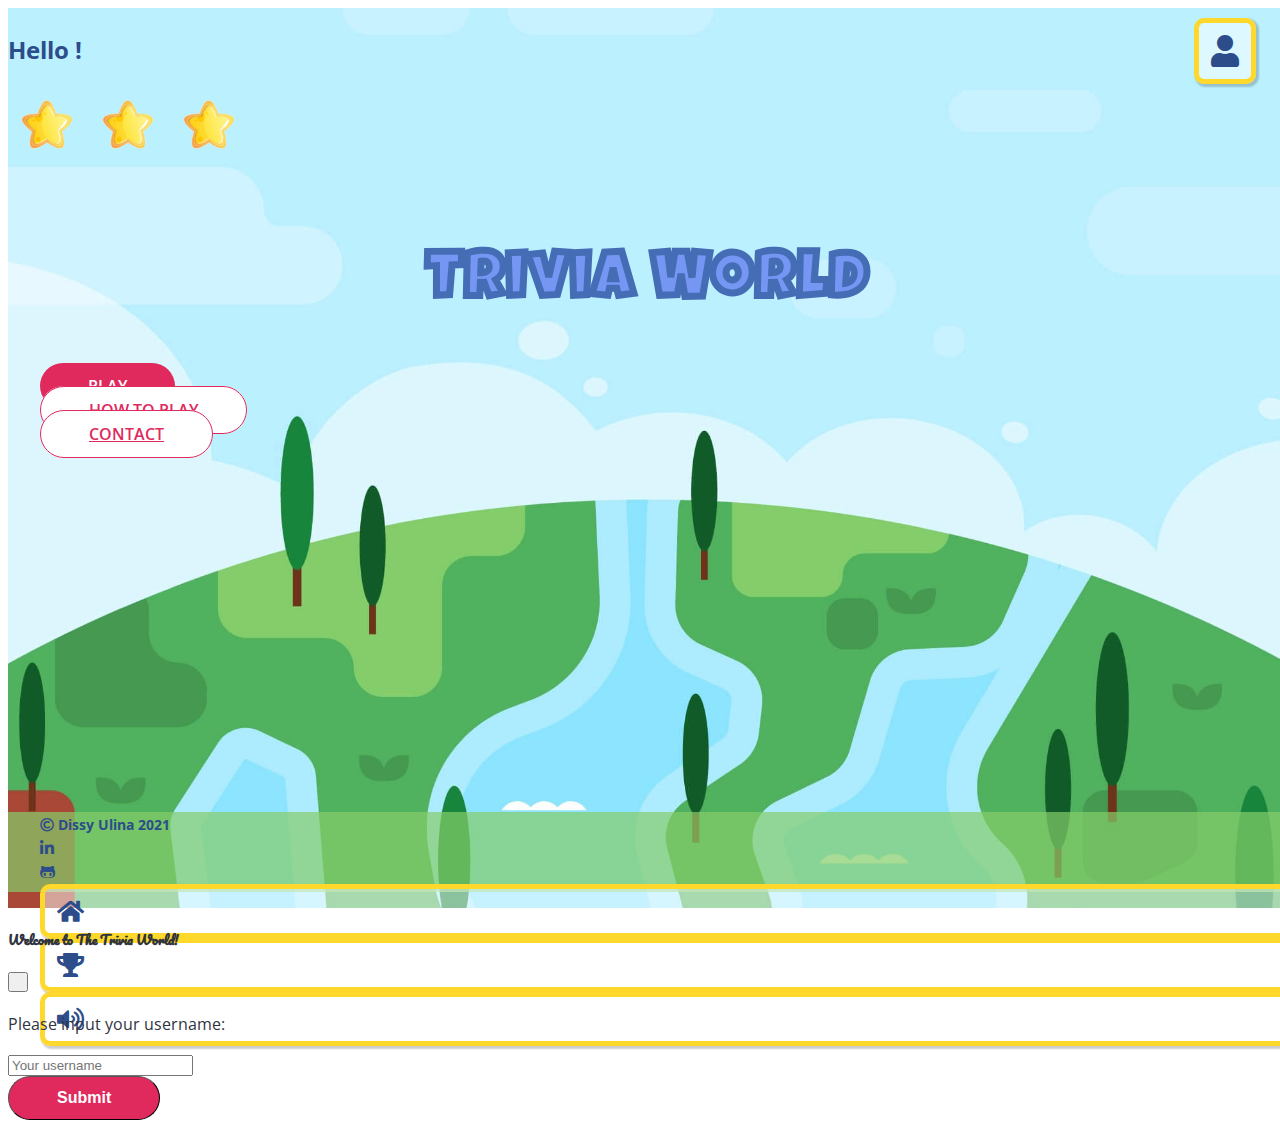
<file: index.html>
<!DOCTYPE html>
<html lang="en">
<head>
    <meta charset="UTF-8">
    <meta name="viewport" content="width=device-width, initial-scale=1.0">
    <meta http-equiv="X-UA-Compatible" content="ie=edge">
    <meta name="description" content="Trivia World is a web-based interactive quiz game on various topics, features a spinning wheel, and stars achievement system. Play and collect your stars!"/>
    <meta name="keywords" content="quiz, trivia, game, interactive, stars, spinning wheel, topics">
    <!--Favicon-->
    <link rel="icon" href="favicon.ico" title="Trivia World Thumbnail Image">
    <!--Bootsrap 5-->
    <link href="https://cdn.jsdelivr.net/npm/bootstrap@5.0.2/dist/css/bootstrap.min.css" rel="stylesheet" integrity="sha384-EVSTQN3/azprG1Anm3QDgpJLIm9Nao0Yz1ztcQTwFspd3yD65VohhpuuCOmLASjC" crossorigin="anonymous">
    <!-- Font Awesome-->
    <link rel="stylesheet" href="https://cdnjs.cloudflare.com/ajax/libs/font-awesome/5.15.3/css/all.min.css">
    <!-- Google Fonts -->
    <link rel="preconnect" href="https://fonts.googleapis.com">
    <link rel="preconnect" href="https://fonts.gstatic.com" crossorigin>
    <link href="https://fonts.googleapis.com/css2?family=Luckiest+Guy&family=Open+Sans:ital,wght@0,300;0,400;0,600;0,700;1,300;1,400;1,600;1,700&family=Pacifico&display=swap" rel="stylesheet">
    <!--CSS -->
    <link rel="stylesheet" href="assets/css/style.css">
    <!--jQuery-->
    <script src="https://code.jquery.com/jquery-3.6.0.js" integrity="sha256-H+K7U5CnXl1h5ywQfKtSj8PCmoN9aaq30gDh27Xc0jk=" crossorigin="anonymous"></script>
    <title>Triva World - Landing Page</title>
</head>

<body>
    <section>
        <div class="hero full-container" title="Earth landscape flat illustration, sourced from Freepik by Freepik">
            <!-- Content -->
            <div class="container-fluid container-header d-flex justify-content-center flex-grow-1">
                <!-- Change Player button -->
                <div class="icon-wrapper icon-login px-1">
                    <div id="btn-player" role="button" aria-label="Change player"><i class="fas fa-user"></i></div>
                </div>
                <div class="content-hero px-4 align-self-center">
                    <!-- Greeting to the last player -->
                    <div class="text-center">
                        <p>Hello <span id="last-player"></span> !</p>
                    </div>
                    <div class="mx-auto px-1 py-2 py-md-4">
                        <div class="star-container d-flex justify-content-center">
                            <img src="assets/images/star.png" class="star align-self-end" alt="Star illustration, sourced from Pngtree">
                            <img src="assets/images/star.png" class="star align-self-start" alt="Star illustration, sourced from Pngtree">
                            <img src="assets/images/star.png" class="star align-self-end" alt="Star illustration, sourced from Pngtree">
                        </div>
                        <!-- Game's title -->
                        <div class="px-1 px-md-4 pt-3 pt-s-4">
                            <h1>Trivia World</h1>
                        </div>
                        <!-- Buttons -->
                        <div>
                            <ul class="d-flex flex-column align-items-center mt-3 mt-sm-4">
                                <li><a class="btn btn-start btn-main" href="wheel.html" role="button">PLAY</a></li>
                                <li><a class="btn btn-start btn-second" href="howtoplay.html" role="button">HOW TO PLAY</a></li>
                                <li><a class="btn btn-start btn-second" href="contact.html" role="button">CONTACT</a></li>
                            </ul>
                        </div>
                    </div>
                </div>
            </div>

            <!-- Footer -->
            <footer>
                <ul class="footer-text text-center d-flex flex-row align-items-center mb-0">
                    <li class="me-2 me-md-4">
                        <span class="footer-copyright"><i class="far fa-copyright"></i> Dissy Ulina 2021</span>
                    </li>
                    <li class="me-2 me-md-4 d-none d-md-inline-flex">
                        <a href="https://www.linkedin.com/in/dissy-ulina-159864208" target="_blank" rel="noopener" aria-label="Open the developer's linkedin page in a new tab">
                            <i class="fab fa-linkedin-in btn-click"></i>
                        </a>
                    </li>
                    <li class="me-2 me-md-4">	
                        <a href="https://github.com/dissyulina/" target="_blank" rel="noopener" aria-label="Open the developer's github page in a new tab">
                            <i class="fab fa-github-alt btn-click"></i>
                        </a>
                    </li>
                    <li class="ms-auto d-flex flex-row justify-content-center">
                        <div class="icon-wrapper me-2 me-md-3">	
                            <a href="index.html" role="button" aria-label="Go to the home page">
                                <i class="fas fa-home"></i>
                            </a>
                        </div>
                        <div class="icon-wrapper">	
                            <a href="achievements.html" role="button" aria-label="Go to the achievement page">
                                <i class="fas fa-trophy"></i>
                            </a>
                        </div>
                        <div class="icon-wrapper ms-2 ms-md-3">	
                            <a role="button" class="toggle-sound" aria-label="Toggle sound on and off">
                                <i class="fas fa-volume-up"></i>
                            </a>
                        </div>
                    </li>
                </ul>
            </footer>
        </div>
    
        <!-- Modal to input username -->
        <div class="modal fade" id="username-modal" data-bs-backdrop="static" data-bs-keyboard="false" tabindex="-1" aria-labelledby="staticBackdropLabel" aria-hidden="true">
            <div class="modal-dialog modal-dialog-centered">
                <div class="modal-content">
                    <div class="modal-header mb-3">
                        <h5 class="modal-title mx-auto" id="staticBackdropLabel">Welcome to The Trivia World!</h5>
                        <button type="button" class="btn-close" data-bs-dismiss="modal" aria-label="Close"></button>
                    </div>
                    <div class="modal-body text-center">
                        <p>Please input your username:</p>
                        <div class="mx-auto">
                            <label for="username" class="col-form-label"></label>
                            <input type="text" placeholder="Your username" aria-label="Username" id="username" aria-describedby="username-help">
                            <br>
                        </div>
                        <div class="d-flex justify-content-center mt-4">
                            <button type="submit" class="btn btn-main btn-sm mt-3" id="submit-username" data-bs-dismiss="modal">Submit</button>
                        </div>
                    </div>
                </div>
            </div>
        </div>
    </section>

    <!-- Bootstrap JS -->
    <script src="https://cdnjs.cloudflare.com/ajax/libs/popper.js/2.9.2/umd/popper.min.js"></script>
    <script src="https://cdnjs.cloudflare.com/ajax/libs/twitter-bootstrap/5.0.1/js/bootstrap.min.js"></script>

    <!-- JS files -->
    <script src="assets/js/sound.js"></script>
    <script src="assets/js/script.js"></script>

</body>
</html>
</file>
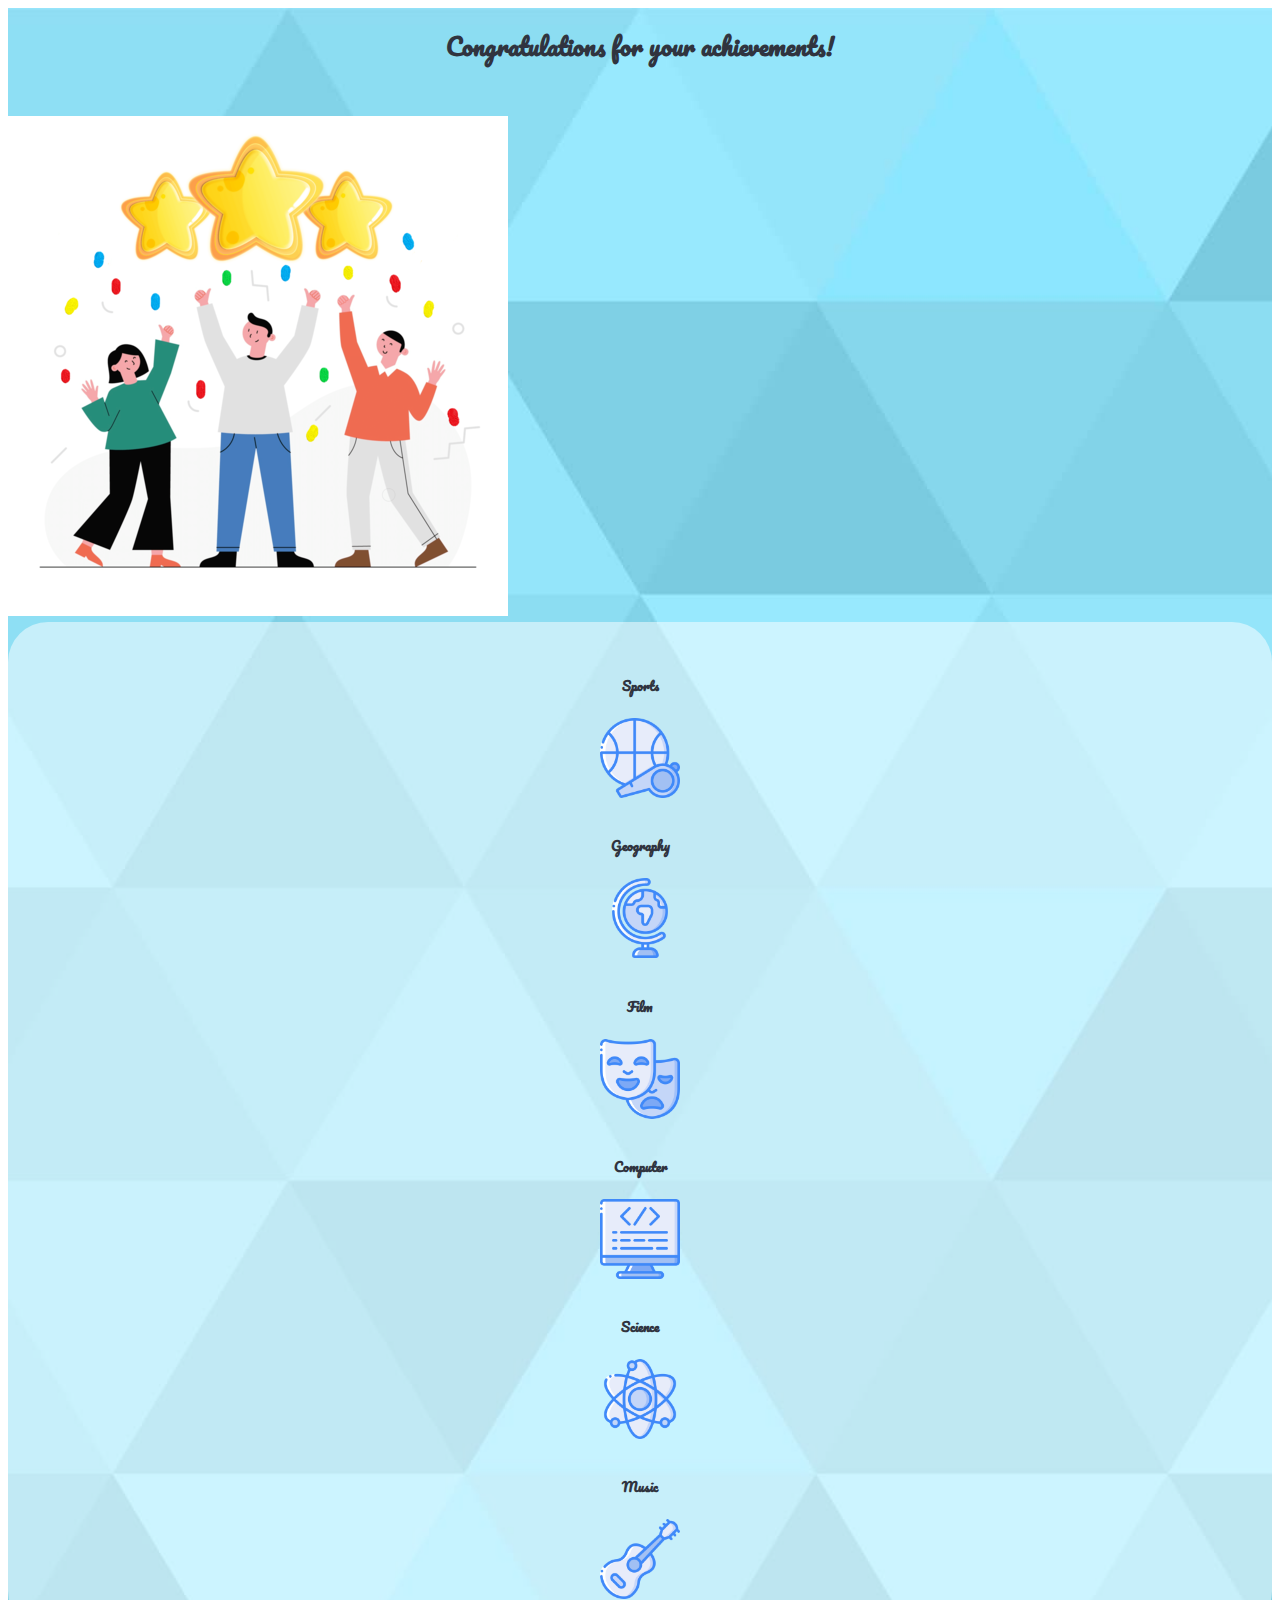
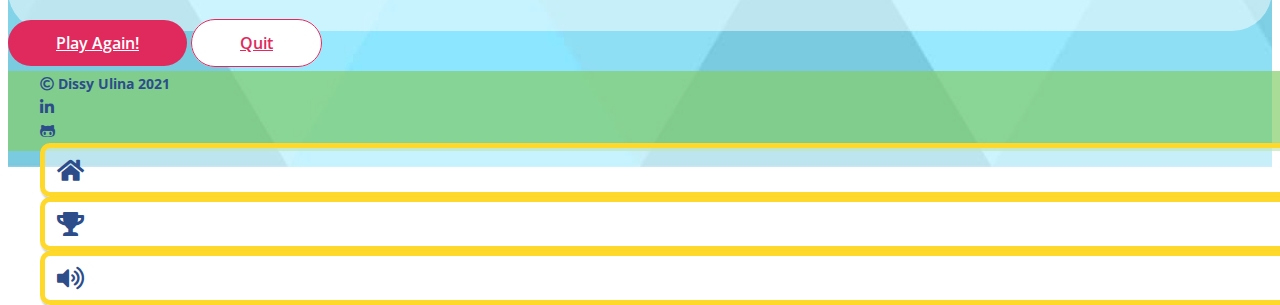
<file: achievements.html>
<!DOCTYPE html>
<html lang="en">
<head>
    <meta charset="UTF-8">
    <meta name="viewport" content="width=device-width, initial-scale=1.0">
    <meta http-equiv="X-UA-Compatible" content="ie=edge">
    <meta name="description" content="Trivia World is a web-based interactive quiz game on various topics, features a spinning wheel, and stars achievement system. Play and collect your stars!"/>
    <meta name="keywords" content="quiz, trivia, game, interactive, stars, spinning wheel, topics">
    <!--Favicon-->
    <link rel="icon" href="favicon.ico" title="Trivia World Thumbnail Image">
    <!--Bootsrap 5-->
    <link href="https://cdn.jsdelivr.net/npm/bootstrap@5.0.2/dist/css/bootstrap.min.css" rel="stylesheet" integrity="sha384-EVSTQN3/azprG1Anm3QDgpJLIm9Nao0Yz1ztcQTwFspd3yD65VohhpuuCOmLASjC" crossorigin="anonymous">
    <!-- Font Awesome-->
    <link rel="stylesheet" href="https://cdnjs.cloudflare.com/ajax/libs/font-awesome/5.15.3/css/all.min.css">
    <!-- Google Fonts -->
    <link rel="preconnect" href="https://fonts.googleapis.com">
    <link rel="preconnect" href="https://fonts.gstatic.com" crossorigin>
    <link href="https://fonts.googleapis.com/css2?family=Luckiest+Guy&family=Open+Sans:ital,wght@0,300;0,400;0,600;0,700;1,300;1,400;1,600;1,700&family=Pacifico&display=swap" rel="stylesheet">
    <!--CSS -->
    <link rel="stylesheet" href="assets/css/style.css">
    <!--jQuery-->
    <script src="https://code.jquery.com/jquery-3.6.0.js" integrity="sha256-H+K7U5CnXl1h5ywQfKtSj8PCmoN9aaq30gDh27Xc0jk=" crossorigin="anonymous"></script>
    <title>Trivia World - Achievement Page</title>
</head>

<body>
    <section id="achievement-page">
        <div class="container d-flex flex-column justify-content-between align-items-center">
            <h2 class="py-5">Congratulations for your achievements!</h2>
            <div class="row">
                <div class="d-none d-lg-flex col-0 col-lg-4 align-items-center justify-content-center">
                    <img src="assets/images/stars-confetti.png" alt="Three stars and confetti, illustration sourced from Vecteezy by Dooder" class="img-fluid">
                </div>
                <!-- Icons & Stars achievement -->
                <div class="col-12 col-lg-8 m-0">
                    <div class="overlay-icons">
                        <div class="row g-0">
                            <div class="col-6 col-lg-4 icon-container">
                                <h5>Sports</h5>
                                <img class="topic-icon" src="assets/images/icons-topics/ball.png" alt="Ball icon, icon sourced from Flaticon">
                                <div class="stars-achievement-wrapper d-flex flex-row justify-content-center align-items-center">
                                </div>
                                <div class="complete-achievement-wrapper d-flex justify-content-center">
                                </div>
                            </div>
                            <div class="col-6 col-lg-4 icon-container">
                                <h5>Geography</h5>
                                <img class="topic-icon" src="assets/images/icons-topics/globe.png" alt="Globe icon, icon sourced from Flaticon">
                                <div class="stars-achievement-wrapper d-flex flex-row justify-content-center align-items-center">
                                </div>
                                <div class="complete-achievement-wrapper d-flex justify-content-center">
                                </div>
                            </div>
                            <div class="col-6 col-lg-4 icon-container">
                                <h5>Film</h5>
                                <img class="topic-icon" src="assets/images/icons-topics/drama.png" alt="Drama icon, icon sourced from Flaticon">
                                <div class="stars-achievement-wrapper d-flex flex-row justify-content-center align-items-center">
                                </div>
                                <div class="complete-achievement-wrapper d-flex justify-content-center">
                                </div>
                            </div>
                            <div class="col-6 col-lg-4 icon-container">
                                <h5>Computer</h5>
                                <img class="topic-icon" src="assets/images/icons-topics/computer.png" alt="Computer icon, icon sourced from Flaticon">
                                <div class="stars-achievement-wrapper d-flex flex-row justify-content-center align-items-center">
                                </div>
                                <div class="complete-achievement-wrapper d-flex justify-content-center">
                                </div>
                            </div>
                            <div class="col-6 col-lg-4 icon-container">
                                <h5>Science</h5>
                                <img class="topic-icon" src="assets/images/icons-topics/atom.png" alt="Atom icon, icon sourced from Flaticon">
                                <div class="stars-achievement-wrapper d-flex flex-row justify-content-center align-items-center">
                                </div>
                                <div class="complete-achievement-wrapper d-flex justify-content-center">
                                </div>
                            </div>
                            <div class="col-6 col-lg-4 icon-container">
                                <h5>Music</h5>
                                <img class="topic-icon" src="assets/images/icons-topics/guitar.png" alt="Guitar icon, icon sourced from Flaticon">
                                <div class="stars-achievement-wrapper d-flex flex-row justify-content-center align-items-center">
                                </div>
                                <div class="complete-achievement-wrapper d-flex justify-content-center">
                                </div>
                            </div>
                        </div>
                    </div>
                </div>
            </div>

            <!-- Buttons -->
            <div class="d-flex flex-column flex-md-row align-items-center justify-content-center my-5">
                <a class="btn btn-main mx-5 mt-2" href="wheel.html" role="button">Play Again!</a>
                <a class="btn btn-second mx-5 mt-2" href="index.html" role="button">Quit</a>
            </div>
        </div>

        <!-- Footer -->
        <footer>
            <ul class="footer-text text-center d-flex flex-row align-items-center mb-0">
                <li class="me-2 me-md-4">
                    <span class="footer-copyright"><i class="far fa-copyright"></i> Dissy Ulina 2021</span>
                </li>
                <li class="me-2 me-md-4 d-none d-md-inline-flex">
                    <a href="https://www.linkedin.com/in/dissy-ulina-159864208" target="_blank" rel="noopener" aria-label="Open the developer's linkedin page in a new tab">
                        <i class="fab fa-linkedin-in btn-click"></i>
                    </a>
                </li>
                <li class="me-2 me-md-4">	
                    <a href="https://github.com/dissyulina/" target="_blank" rel="noopener" aria-label="Open the developer's github page in a new tab">
                        <i class="fab fa-github-alt btn-click"></i>
                    </a>
                </li>
                <li class="ms-auto d-flex flex-row justify-content-center">
                    <div class="icon-wrapper me-2 me-md-3">	
                        <a href="index.html" role="button" aria-label="Go to the home page">
                            <i class="fas fa-home"></i>
                        </a>
                    </div>
                    <div class="icon-wrapper">	
                        <a href="achievements.html" role="button" aria-label="Go to the achievement page">
                            <i class="fas fa-trophy"></i>
                        </a>
                    </div>
                    <div class="icon-wrapper ms-2 ms-md-3">	
                        <a role="button" class="toggle-sound" aria-label="Toggle sound on and off">
                            <i class="fas fa-volume-up"></i>
                        </a>
                    </div>
                </li>
            </ul>
        </footer>
    </section>

    <!-- Bootstrap's JS -->
    <script src="https://cdnjs.cloudflare.com/ajax/libs/popper.js/2.9.2/umd/popper.min.js"></script>
    <script src="https://cdnjs.cloudflare.com/ajax/libs/twitter-bootstrap/5.0.1/js/bootstrap.min.js"></script>

    <!-- JS files -->
    <script src="assets/js/achievements.js"></script>
    <script src="assets/js/sound.js"></script>
    
</body>
</html>
</file>
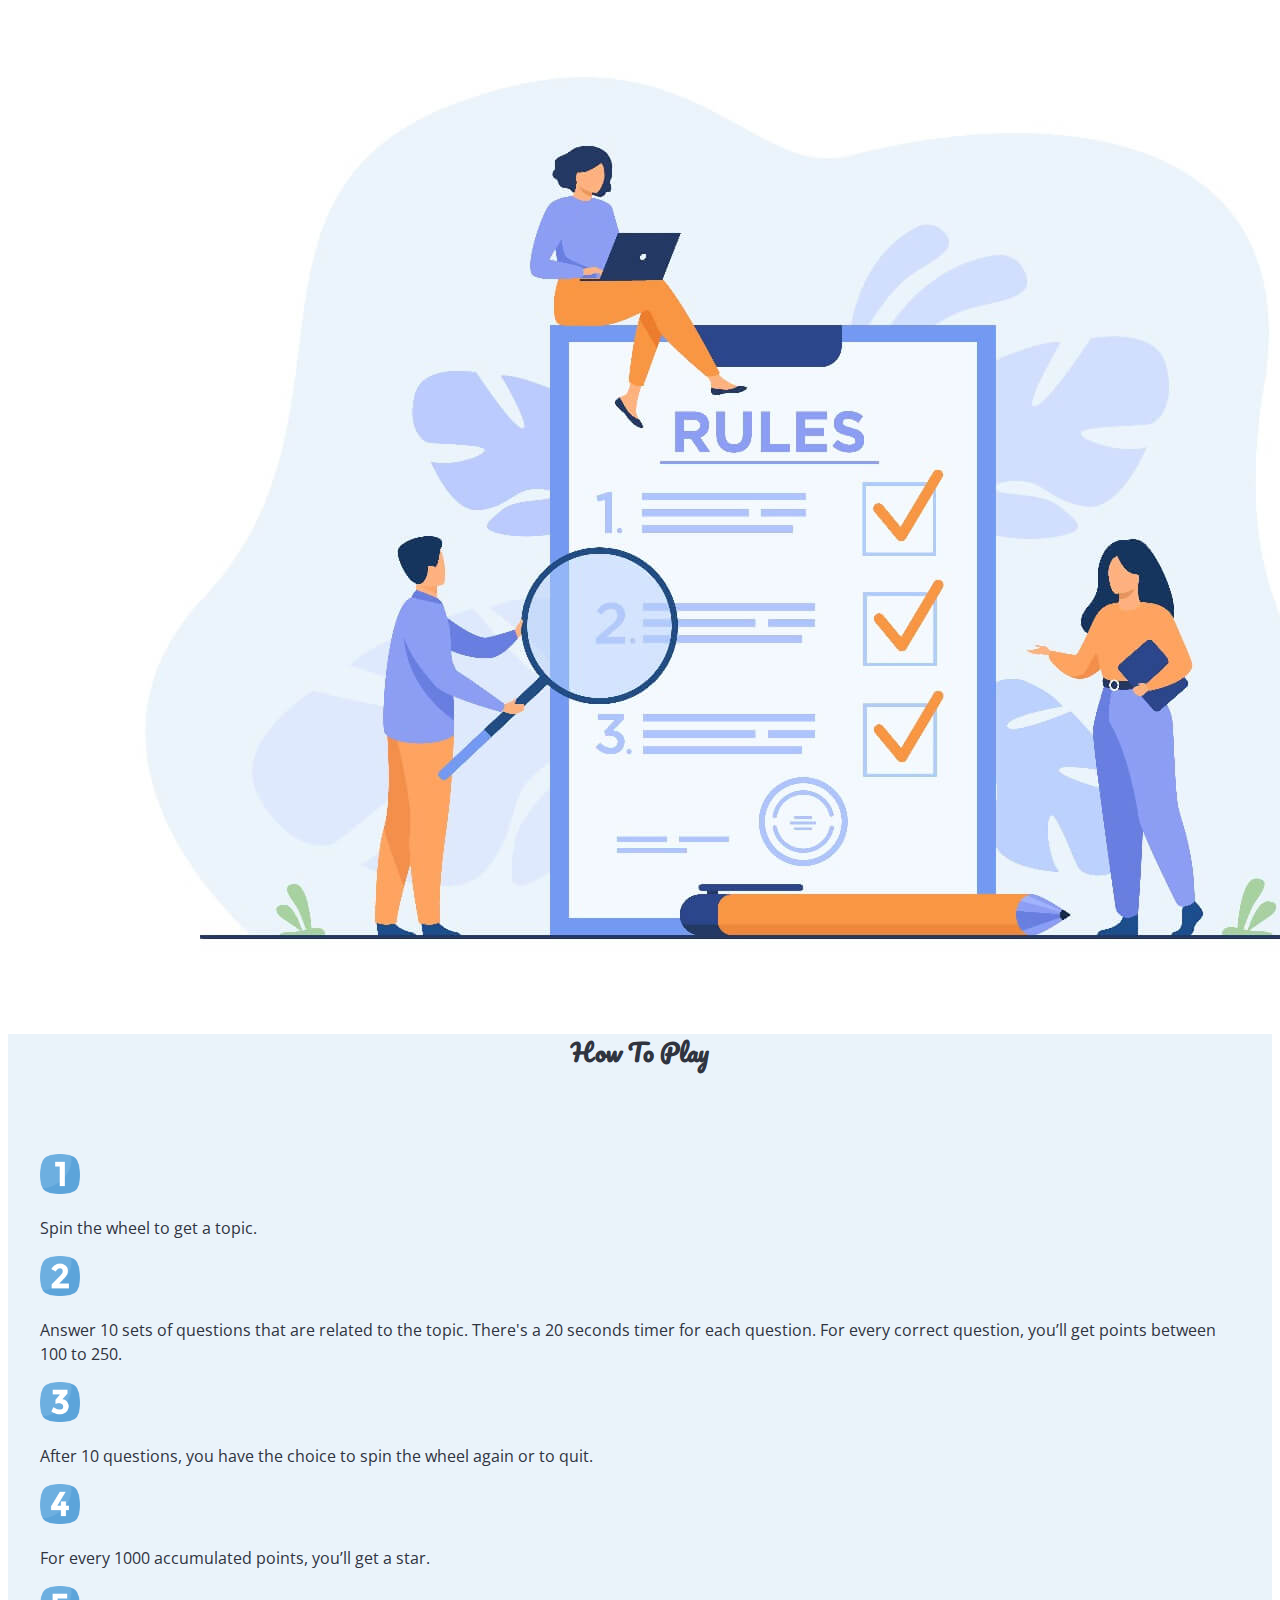
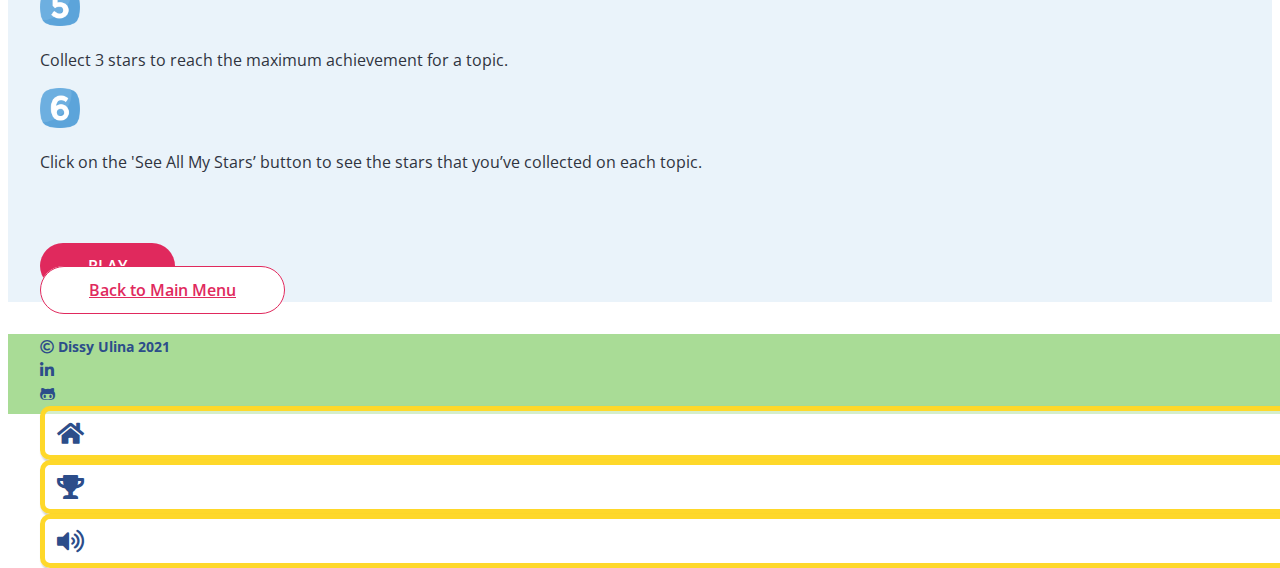
<file: howtoplay.html>
<!DOCTYPE html>
<html lang="en">
<head>
    <meta charset="UTF-8">
    <meta name="viewport" content="width=device-width, initial-scale=1.0">
    <meta http-equiv="X-UA-Compatible" content="ie=edge">
    <meta name="description" content="Trivia World is a web-based interactive quiz game on various topics, features a spinning wheel, and stars achievement system. Play and collect your stars!"/>
    <meta name="keywords" content="quiz, trivia, game, interactive, stars, spinning wheel, topics">
    <!--Favicon-->
    <link rel="icon" href="favicon.ico" title="Trivia World Thumbnail Image">
    <!--Bootsrap 5-->
    <link href="https://cdn.jsdelivr.net/npm/bootstrap@5.0.2/dist/css/bootstrap.min.css" rel="stylesheet" integrity="sha384-EVSTQN3/azprG1Anm3QDgpJLIm9Nao0Yz1ztcQTwFspd3yD65VohhpuuCOmLASjC" crossorigin="anonymous">
    <!-- Font Awesome-->
    <link rel="stylesheet" href="https://cdnjs.cloudflare.com/ajax/libs/font-awesome/5.15.3/css/all.min.css">
    <!-- Google Fonts -->
    <link rel="preconnect" href="https://fonts.googleapis.com">
    <link rel="preconnect" href="https://fonts.gstatic.com" crossorigin>
    <link href="https://fonts.googleapis.com/css2?family=Luckiest+Guy&family=Open+Sans:ital,wght@0,300;0,400;0,600;0,700;1,300;1,400;1,600;1,700&family=Pacifico&display=swap" rel="stylesheet">
    <!--CSS -->
    <link rel="stylesheet" href="assets/css/style.css">
    <!--jQuery-->
    <script src="https://code.jquery.com/jquery-3.6.0.js" integrity="sha256-H+K7U5CnXl1h5ywQfKtSj8PCmoN9aaq30gDh27Xc0jk=" crossorigin="anonymous"></script>
    <title>Trivia World - How To Play Page</title>
</head>

<body>
    <section id="howtoplay-page">
        <div class="container-fluid full-container">
            <div class="row g-0 flex-grow-1">
                <!-- Image -->
                <div class="col-12 col-lg-6 d-flex justify-content-center align-items-center">
                    <img src="assets/images/howtoplay.jpg" alt="Three people around a rule checklist board, sourced from Freepik by pch.vector" class="img-fluid">
                </div>
                <!-- Game Instructions -->
                <div class="col-12 col-lg-6 background-blue d-flex justify-content-center align-items-center">
                    <div class="container py-5 px-3 px-md-4 px-lg-5">
                        <h2>How To Play</h2>
                        <ol class="d-flex flex-column">
                            <li class="d-flex">
                                <img src="assets/images/icons-numbers/one.png" alt="number 1, sourced from Flaticon" class="icon-numbers">
                                <p class="ms-2">Spin the wheel to get a topic.</p>
                            </li>
                            <li class="d-flex mt-3">
                                <img src="assets/images/icons-numbers/two.png" alt="number 2, sourced from Flaticon" class="icon-numbers">
                                <p class="ms-2">Answer 10 sets of questions that are related to the topic. There's a 20 seconds timer for each question. For every correct question, you’ll get points between 100 to 250.</p>
                            </li>
                            <li class="d-flex mt-3">
                                <img src="assets/images/icons-numbers/three.png" alt="number 3, sourced from Flaticon" class="icon-numbers">
                                <p class="ms-2">After 10 questions, you have the choice to spin the wheel again or to quit.</p>
                            </li>
                            <li class="d-flex mt-3">
                                <img src="assets/images/icons-numbers/four.png" alt="number 4, sourced from Flaticon" class="icon-numbers">
                                <p class="ms-2">For every 1000 accumulated points, you’ll get a star.</p>
                            </li>
                            <li class="d-flex mt-3">
                                <img src="assets/images/icons-numbers/five.png" alt="number 5, sourced from Flaticon" class="icon-numbers">
                                <p class="ms-2">Collect 3 stars to reach the maximum achievement for a topic.</p>
                            </li>
                            <li class="d-flex mt-3">
                                <img src="assets/images/icons-numbers/six.png" alt="number 6, sourced from Flaticon" class="icon-numbers">
                                <p class="ms-2">Click on the 'See All My Stars’ button to see the stars that you’ve collected on each topic.</p>
                            </li>
                        </ol>
                        <!-- Buttons -->
                        <div>
                            <ul class="d-flex flex-column align-items-center">
                                <li><a class="btn btn-main my-2" href="wheel.html" role="button">PLAY</a></li>
                                <li><a class="btn btn-second my-2" href="index.html" role="button">Back to Main Menu</a></li>
                            </ul>
                        </div>
                    </div>
                </div>
            </div>
          
            <!-- Footer -->
            <footer>
                <ul class="footer-text text-center d-flex flex-row align-items-center mb-0">
                    <li class="me-2 me-md-4">
                        <span class="footer-copyright"><i class="far fa-copyright"></i> Dissy Ulina 2021</span>
                    </li>
                    <li class="me-2 me-md-4 d-none d-md-inline-flex">
                        <a href="https://www.linkedin.com/in/dissy-ulina-159864208" target="_blank" rel="noopener" aria-label="Open the developer's linkedin page in a new tab">
                            <i class="fab fa-linkedin-in btn-click"></i>
                        </a>
                    </li>
                    <li class="me-2 me-md-4">	
                        <a href="https://github.com/dissyulina/" target="_blank" rel="noopener" aria-label="Open the developer's github page in a new tab">
                            <i class="fab fa-github-alt btn-click"></i>
                        </a>
                    </li>
                    <li class="ms-auto d-flex flex-row justify-content-center">
                        <div class="icon-wrapper me-2 me-md-3">	
                            <a href="index.html" role="button" aria-label="Go to the home page">
                                <i class="fas fa-home"></i>
                            </a>
                        </div>
                        <div class="icon-wrapper">	
                            <a href="achievements.html" role="button" aria-label="Go to the achievement page">
                                <i class="fas fa-trophy"></i>
                            </a>
                        </div>
                        <div class="icon-wrapper ms-2 ms-md-3">	
                            <a role="button" class="toggle-sound" aria-label="Toggle sound on and off">
                                <i class="fas fa-volume-up"></i>
                            </a>
                        </div>
                    </li>
                </ul>
            </footer>
        </div>
    </section>

    <!-- Bootstrap JS -->
    <script src="https://cdnjs.cloudflare.com/ajax/libs/popper.js/2.9.2/umd/popper.min.js"></script>
    <script src="https://cdnjs.cloudflare.com/ajax/libs/twitter-bootstrap/5.0.1/js/bootstrap.min.js"></script>

    <!-- JS file -->
    <script src="assets/js/sound.js"></script>

</body>
</html>
</file>
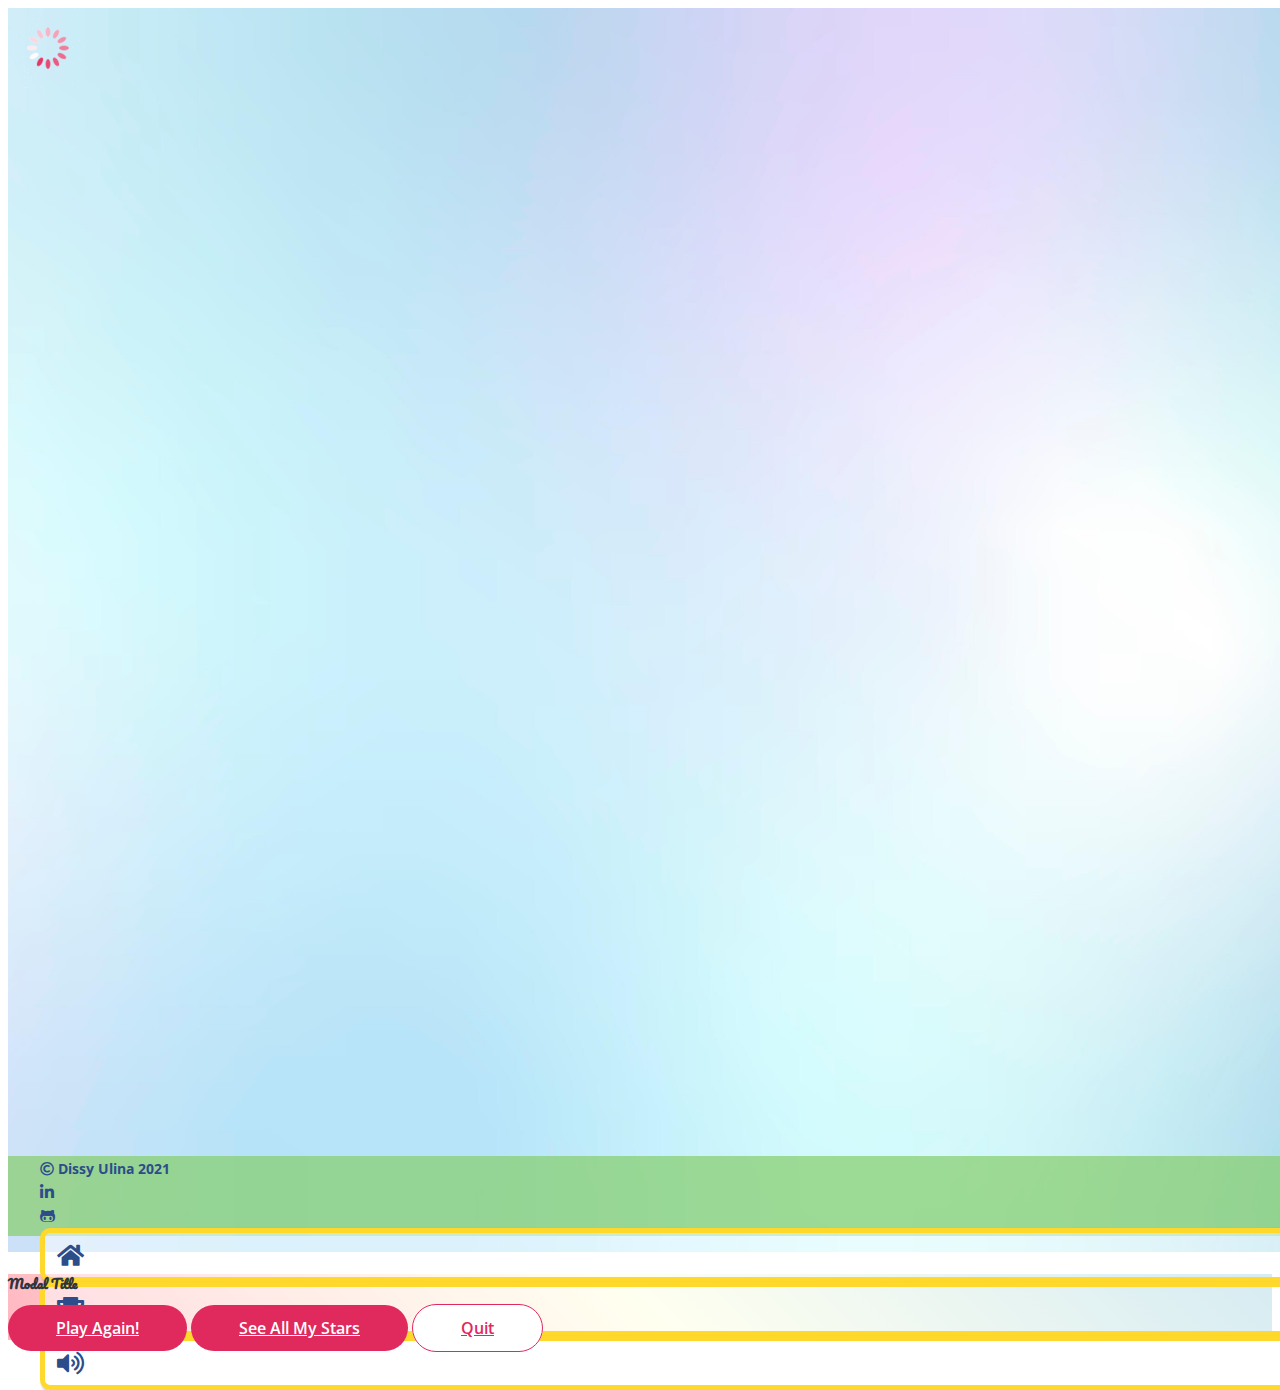
<file: question.html>
<!DOCTYPE html>
<html lang="en">
<head>
    <meta charset="UTF-8">
    <meta name="viewport" content="width=device-width, initial-scale=1.0">
    <meta http-equiv="X-UA-Compatible" content="ie=edge">
    <meta name="description" content="Trivia World is a web-based interactive quiz game on various topics, features a spinning wheel, and stars achievement system. Play and collect your stars!"/>
    <meta name="keywords" content="quiz, trivia, game, interactive, stars, spinning wheel, topics">
    <!--Favicon-->
    <link rel="icon" href="favicon.ico" title="Trivia World Thumbnail Image">
    <!--Bootsrap 5-->
    <link href="https://cdn.jsdelivr.net/npm/bootstrap@5.0.2/dist/css/bootstrap.min.css" rel="stylesheet" integrity="sha384-EVSTQN3/azprG1Anm3QDgpJLIm9Nao0Yz1ztcQTwFspd3yD65VohhpuuCOmLASjC" crossorigin="anonymous">
    <!-- Font Awesome-->
    <link rel="stylesheet" href="https://cdnjs.cloudflare.com/ajax/libs/font-awesome/5.15.3/css/all.min.css">
    <!-- Google Fonts -->
    <link rel="preconnect" href="https://fonts.googleapis.com">
    <link rel="preconnect" href="https://fonts.gstatic.com" crossorigin>
    <link href="https://fonts.googleapis.com/css2?family=Luckiest+Guy&family=Open+Sans:ital,wght@0,300;0,400;0,600;0,700;1,300;1,400;1,600;1,700&family=Pacifico&display=swap" rel="stylesheet">
    <!--CSS -->
    <link rel="stylesheet" href="assets/css/style.css">
    <!--jQuery-->
    <script src="https://code.jquery.com/jquery-3.6.0.js" integrity="sha256-H+K7U5CnXl1h5ywQfKtSj8PCmoN9aaq30gDh27Xc0jk=" crossorigin="anonymous"></script>
    <title>Trivia World - Question Page</title>
</head>

<body>
    <section>
        <!-- Audios -->
        <div>
            <audio id="getstar-sound">
                <source src="assets/audio/getstar.mp3" type="audio/mpeg">
            </audio>
            <audio id="correct-sound">
                <source src="assets/audio/correct-answer.mp3" type="audio/mpeg">
            </audio>
            <audio id="wrong-sound">
                <source src="assets/audio/wrong-answer.mp3" type="audio/mpeg">
            </audio>
            <audio id="ten-questions-sound">
                <source src="assets/audio/questions-up.mp3" type="audio/mpeg">
            </audio>
        </div>

        <!-- Content -->
        <div class="background-gradient full-container">
            <!-- Loader -->
            <div id="loader-question" class="d-flex justify-content-center align-items-center">
                <img src="assets/images/spinner.gif" alt="loading, gif sourced from loading.io">
            </div>
            <!-- Content of the game , all empty elements will be filled dinamically using JS-->
            <div id="question-start" class="hidden flex-grow-1">
                <div class="container-fluid bg-progess-bar">
                    <div class="container py-2 py-md-3">
                        <!-- Progress Bar -->
                        <div class="d-flex flex-row align-items-center">
                            <div id="progress-bar-grey" class="flex-grow-1 me-2 me-md-4">
                                <!-- Empty div for progress bar -->
                                <div id="progress-bar-yellow">
                                </div>
                            </div>
                            <!-- Empty div for stars next to progress bar -->
                            <div id="progress-bar-stars" class="stars-achievement-wrapper d-flex flex-row justify-content-center align-items-center ms-2 ms-md-4">
                            </div>
                        </div>
                    </div>
                </div>

                <div class="container">
                    <div class="row no-gutter">
                        <!-- Heads Up Display-->
                        <div class="col-9">
                            <div id="question-points" class="mt-2 mt-md-4 blue-text">
                                <p></p>
                            </div>
                            <div id="question-topic" class="blue-text">
                                <p></p>
                            </div>
                            <div id="question-level" class="blue-text">
                                <p></p>
                            </div>
                            <div id="your-score" class="mb-2 mb-md-4 blue-text">
                                <p></p>
                            </div>
                        </div>
                        <!-- Timer -->
                        <div class="col-3 d-flex justify-content-center align-items-center">
                            <div id="timer">
                            </div>
                        </div>
                    </div>
                    
                    <!-- Question and Multiple choice answers -->
                    <div class="d-flex flex-column justify-content-center align-items-center">
                        <p id="question-number" class="mt-4 fw-bold"></p>
                        <p id="question-text" class="my-2"></p>
                        <div class="choice-container my-4">
                            <div class="row">
                                <div class="col-12 col-lg-6">
                                    <p class="choice-text mb-3 mb-md-4 py-1 py-md-2" data-number="1"></p>
                                    <p class="choice-text mb-3 mb-md-4 py-1 py-md-2" data-number="2"></p>
                                </div>
                                <div class="col-12 col-lg-6">
                                    <p class="choice-text mb-3 mb-md-4 py-1 py-md-2" data-number="3"></p>
                                    <p class="choice-text mb-3 mb-md-4 py-1 py-md-2" data-number="4"></p>
                                </div>
                            </div>
                        </div>
                    </div>
                </div>
            </div>

            <!-- Footer -->
            <footer>
                <ul class="footer-text text-center d-flex flex-row align-items-center mb-0">
                    <li class="me-2 me-md-4">
                        <span class="footer-copyright"><i class="far fa-copyright"></i> Dissy Ulina 2021</span>
                    </li>
                    <li class="me-2 me-md-4 d-none d-md-inline-flex">
                        <a href="https://www.linkedin.com/in/dissy-ulina-159864208" target="_blank" rel="noopener" aria-label="Open the developer's linkedin page in a new tab">
                            <i class="fab fa-linkedin-in btn-click"></i>
                        </a>
                    </li>
                    <li class="me-2 me-md-4">	
                        <a href="https://github.com/dissyulina/" target="_blank" rel="noopener" aria-label="Open the developer's github page in a new tab">
                            <i class="fab fa-github-alt btn-click"></i>
                        </a>
                    </li>
                    <li class="ms-auto d-flex flex-row justify-content-center">
                        <div class="icon-wrapper me-2 me-md-3">	
                            <a href="index.html" role="button" aria-label="Go to the home page">
                                <i class="fas fa-home"></i>
                            </a>
                        </div>
                        <div class="icon-wrapper">	
                            <a href="achievements.html" role="button" aria-label="Go to the achievement page">
                                <i class="fas fa-trophy"></i>
                            </a>
                        </div>
                        <div class="icon-wrapper ms-2 ms-md-3">	
                            <a role="button" class="toggle-sound" aria-label="Toggle sound on and off">
                                <i class="fas fa-volume-up"></i>
                            </a>
                        </div>
                    </li>
                </ul>
            </footer>
        </div>

        <!--Modal pop up-->
        <div class="modal fade" id="modal-stars" data-bs-backdrop="static" data-bs-keyboard="false" tabindex="-1" aria-labelledby="stars-title" aria-hidden="true">
            <div class="modal-dialog modal-dialog-centered">
                <div class="modal-content bg-modal">
                    <div class="modal-header">
                        <!-- h5 element as the modal's title will be replaced by JS-->
                        <h5 class="modal-title" id="stars-title">Modal Title</h5>
                    </div>
                    <!-- Empty div for star image -->
                    <div id="stars-img" class="d-flex flex-row justify-content-center align-items-center my-3 my-md-4">
                    </div>
                    <!-- Empty div for modal's body text -->
                    <div class="modal-body" id="stars-text">
                    </div>
                    <!-- Buttons -->
                    <div class="modal-footer d-flex flex-column justify-content-center align-items-center my-3 my-md-4">
                        <a class="btn btn-main" href="wheel.html" role="button">Play Again!</a>
                        <a class="btn btn-main" href="achievements.html" role="button">See All My Stars</a>
                        <a class="btn btn-second" role="button" href="index.html">Quit</a>
                    </div>
                </div>
            </div>
        </div>
    </section>

    <!-- Bootstrap JS -->
    <script src="https://cdnjs.cloudflare.com/ajax/libs/popper.js/2.9.2/umd/popper.min.js"></script>
    <script src="https://cdnjs.cloudflare.com/ajax/libs/twitter-bootstrap/5.0.1/js/bootstrap.min.js"></script>

    <!-- JS Files -->
    <script src="assets/js/sound.js"></script> 
    <script src="assets/js/question.js"></script>


</body>
</html>
</file>
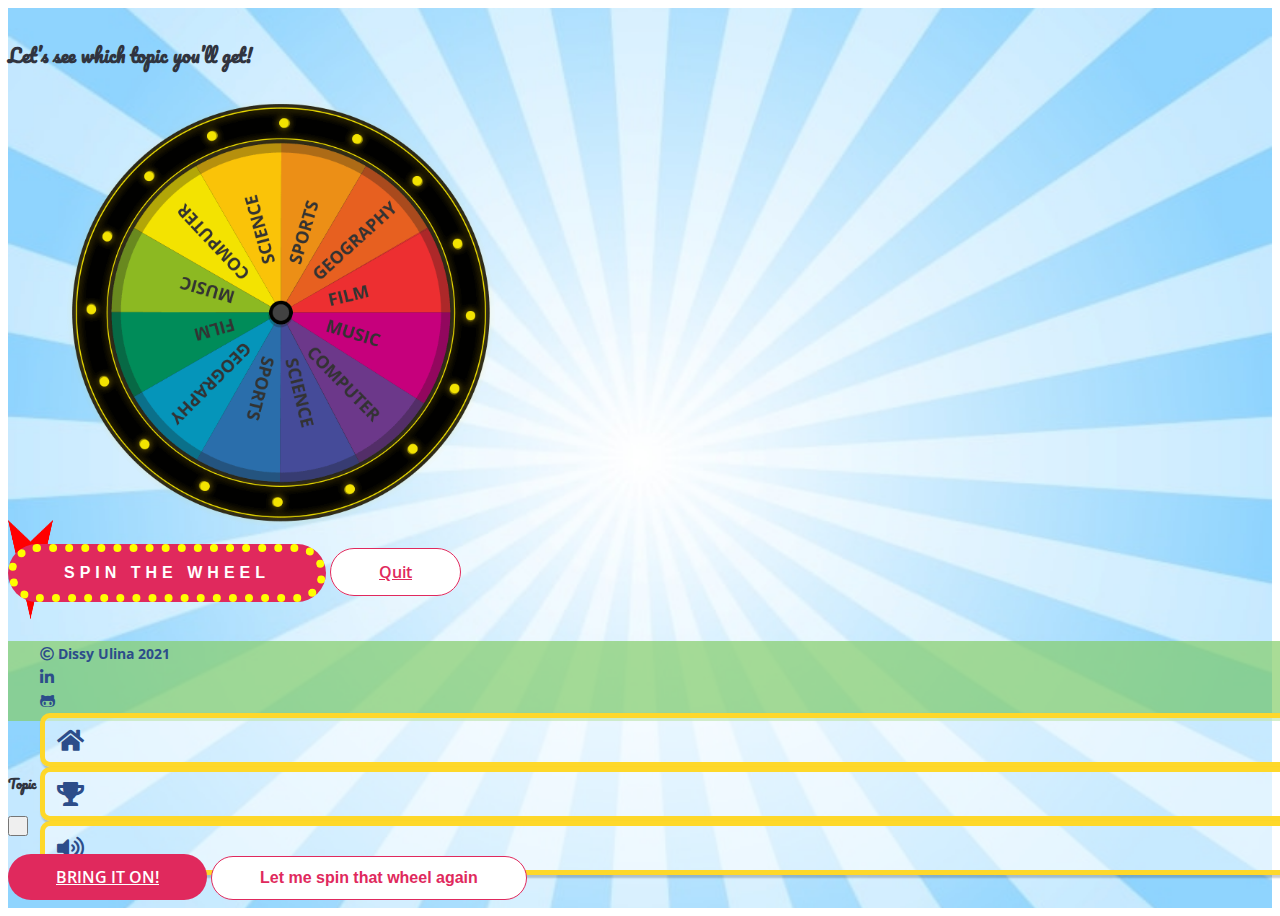
<file: wheel.html>
<!DOCTYPE html>
<html lang="en">
<head>
    <meta charset="UTF-8">
    <meta name="viewport" content="width=device-width, initial-scale=1.0">
    <meta http-equiv="X-UA-Compatible" content="ie=edge">
    <meta name="description" content="Trivia World is a web-based interactive quiz game on various topics, features a spinning wheel, and stars achievement system. Play and collect your stars!"/>
    <meta name="keywords" content="quiz, trivia, game, quiz game, quiz app, interactive, stars, spinning wheel, topics">
    <!--Favicon-->
    <link rel="icon" href="favicon.ico" title="Trivia World Thumbnail Image">
    <!--Bootsrap 5-->
    <link href="https://cdn.jsdelivr.net/npm/bootstrap@5.0.2/dist/css/bootstrap.min.css" rel="stylesheet" integrity="sha384-EVSTQN3/azprG1Anm3QDgpJLIm9Nao0Yz1ztcQTwFspd3yD65VohhpuuCOmLASjC" crossorigin="anonymous">
    <!-- Font Awesome-->
    <link rel="stylesheet" href="https://cdnjs.cloudflare.com/ajax/libs/font-awesome/5.15.3/css/all.min.css">
    <!-- Google Fonts -->
    <link rel="preconnect" href="https://fonts.googleapis.com">
    <link rel="preconnect" href="https://fonts.gstatic.com" crossorigin>
    <link href="https://fonts.googleapis.com/css2?family=Luckiest+Guy&family=Open+Sans:ital,wght@0,300;0,400;0,600;0,700;1,300;1,400;1,600;1,700&family=Pacifico&display=swap" rel="stylesheet">
    <!--CSS -->
    <link rel="stylesheet" href="assets/css/style.css">
    <!--jQuery-->
    <script src="https://code.jquery.com/jquery-3.6.0.js" integrity="sha256-H+K7U5CnXl1h5ywQfKtSj8PCmoN9aaq30gDh27Xc0jk=" crossorigin="anonymous"></script>
    <title>Trivia World - Wheel Page</title>
</head>

<body>
    <section>
        <div class="background-blueray full-container">
            <!-- Audios -->
            <div>
                <audio id="wheel-sound">
                    <source src="assets/audio/wheel-spin.mp3" type="audio/mpeg">
                </audio>
                <audio id="topic-sound">
                    <source src="assets/audio/choose-topic.mp3" type="audio/mpeg">
                </audio>
            </div>

            <!-- Title, Wheel, and Buttons -->
            <div class="container container-header d-flex flex-column justify-content-center align-items-center flex-grow-1">
                <h3 class="my-4 my-md-5">Let’s see which topic you’ll get!</h3>
                <div class="flex-shrink-1 d-flex flex-column align-items-center">
                    <img class="mx-auto" id="picker" src="assets/images/picker.png" alt="The picker for the spinning wheel, sourced from Nicepng">
                    <img class="mx-auto mb-3 mb-md-4" id="wheel" src="assets/images/wheel.png" alt="A spinning wheel, sourced from Vecteezy">
                </div>
                <div class="mb-3 mb-md-5 d-flex flex-column align-items-center">
                    <button type="button" id="btn-wheel" class="btn btn-main">SPIN THE WHEEL</button>
                    <a class="btn btn-second mx-5 mt-2 mt-md-3" href="index.html" role="button">Quit</a>
                </div>
            </div>
                
            <!-- Footer -->
            <footer>
                <ul class="footer-text text-center d-flex flex-row align-items-center mb-0">
                    <li class="me-2 me-md-4">
                        <span class="footer-copyright"><i class="far fa-copyright"></i> Dissy Ulina 2021</span>
                    </li>
                    <li class="me-2 me-md-4 d-none d-md-inline-flex">
                        <a href="https://www.linkedin.com/in/dissy-ulina-159864208" target="_blank" rel="noopener" aria-label="Open the developer's linkedin page in a new tab">
                            <i class="fab fa-linkedin-in btn-click"></i>
                        </a>
                    </li>
                    <li class="me-2 me-md-4">	
                        <a href="https://github.com/dissyulina/" target="_blank" rel="noopener" aria-label="Open the developer's github page in a new tab">
                            <i class="fab fa-github-alt btn-click"></i>
                        </a>
                    </li>
                    <li class="ms-auto d-flex flex-row justify-content-center">
                        <div class="icon-wrapper me-2 me-md-3">	
                            <a href="index.html" role="button" aria-label="Go to the home page">
                                <i class="fas fa-home"></i>
                            </a>
                        </div>
                        <div class="icon-wrapper">	
                            <a href="achievements.html" role="button" aria-label="Go to the achievement page">
                                <i class="fas fa-trophy"></i>
                            </a>
                        </div>
                        <div class="icon-wrapper ms-2 ms-md-3">	
                            <a role="button" class="toggle-sound" aria-label="Toggle sound on and off">
                                <i class="fas fa-volume-up"></i>
                            </a>
                        </div>
                    </li>
                </ul>
            </footer>

            <!--Modal for topic result of the spinning wheel-->
            <div class="modal fade" id="modal-topic" data-bs-backdrop="static" data-bs-keyboard="false" tabindex="-1" aria-labelledby="topic-title" aria-hidden="true">
                <div class="modal-dialog modal-dialog-centered">
                    <div class="modal-content">
                        <div class="modal-header">
                            <h5 class="modal-title" id="topic-title">Topic</h5>
                            <button type="button" class="btn-close" data-bs-dismiss="modal" aria-label="Close"></button>
                        </div>
                        <div class="modal-body">
                            <div class="row">
                                <div class="col-12 col-md-6 topic-image"></div>
                                <div class="col-12 col-md-6">
                                    <p class="topic-explanation"></p>
                                </div>
                            </div>
                        </div>
                        <div class="modal-footer d-flex flex-column align-items-center">
                            <a class="btn btn-main" id="btn-start-quiz" href="question.html" role="button">BRING IT ON!</a>
                            <button type="button" class="btn btn-second" data-bs-dismiss="modal">Let me spin that wheel again</button>
                        </div>
                    </div>
                </div>
            </div>
        </div>
    </section>  

    <!-- Bootstrap JS-->
    <script src="https://cdnjs.cloudflare.com/ajax/libs/popper.js/2.9.2/umd/popper.min.js"></script>
    <script src="https://cdnjs.cloudflare.com/ajax/libs/twitter-bootstrap/5.0.1/js/bootstrap.min.js"></script>

    <!-- JS Files -->
    <script src="assets/js/sound.js"></script> 
    <script src="assets/js/wheel.js"></script>
   
</body>
</html>
</file>
<file: assets/css/style.css>
/* All vendor prefixes were prefixed by https://autoprefixer.github.io (PostCSS: v8.3.6, Autoprefixer: v10.3.1, Browsers: last 4 version) */

/* General */

body {
    font-family: 'Open Sans', sans-serif;
    color: #30343F;
    line-height: 1.5;
}
  
h1 {
    font-family: 'Luckiest Guy', cursive;
    font-size: 4rem;
    color: #7696F3;
    text-align: center;
    -webkit-text-stroke-width: 5px;
    -webkit-text-stroke-color: #456DB6;
    letter-spacing: 3px;
}
  
h2, h3, h4, h5 {
    font-family: Pacifico, cursive;
}
  
.col {
    padding: 0;
}
  
.container-fluid {
    padding-left: 0;
    padding-right: 0;
}
  
.row {
    margin-left: 0;
    margin-right: 0;
    height: inherit;
}
  
ul, ol {
    padding-left: 2rem;
    padding-right: 2rem;
}
  
li {
    list-style: none;
}
  
.hero {
    width: 100vw;
    background: url(../images/hero.jpg) no-repeat center center;
    background-size: cover;
}

.container-header {
    position: relative;
    height: 100%;
}

.icon-wrapper {
    font-size: 1.5rem;
    color: #FED82A;
    border: 5px solid #FED82A;
    border-radius: 10px;
    background-color: rgba( 255, 255, 255, 0.50 );
    -webkit-box-shadow: 2px 2px 2px 1px rgba(0, 0, 0, 0.2);
            box-shadow: 2px 2px 2px 1px rgba(0, 0, 0, 0.2);
}

.icon-login {
    font-size: 2rem;
    position: absolute;
    right: 2rem;
    top: 10px;
}

/* Hover style was sourced from youtube James Q Quick: Bulid a Quiz App, and being applied to all buttons' hover state */
.icon-wrapper:hover {
    -webkit-box-shadow: 0 0.4rem 1.4rem 0 rgba(254, 216, 42, 0.5);
            box-shadow: 0 0.4rem 1.4rem 0 rgba(254, 216, 42, 0.5);
    -webkit-transform: translateY(-0.1rem);
        -ms-transform: translateY(-0.1rem);
            transform: translateY(-0.1rem);
    -webkit-transition: -webkit-transform 150ms;
    transition: -webkit-transform 150ms;
    -o-transition: transform 150ms;
    transition: transform 150ms;
    transition: transform 150ms, -webkit-transform 150ms;
}

.icon-wrapper > a,
#btn-player {
    color: #2c4d8a;
    display: block;
    padding: 0.25rem 0.75rem;
}

.content-hero p {
    color: #2c4d8a;
    font-weight: 700;
    font-size: 1.5rem;
}

.content-hero span {
    color: #E0295D;
}

.star-container {
    height: 100px;
}
  
.star {
    height: calc(60px + 1vh);
    width: auto;
    padding-right: 0.25rem;
    padding-left: 0.25rem;
}

/* Footer */

.footer-text {
    position: static;
    width: 100vw;
    height: 5rem;  
    background-color: rgb(133, 205, 106, 0.7);
    color: #2c4d8a;
    font-weight: 700;
    font-size: 1rem;   
}

.footer-text a {
    color: #2c4d8a;
}

.footer-text a:hover {
    color: #4a7bd4;
}

.footer-copyright {
    font-size: 14px;
}

/* Buttons */

.btn {
    border-width: 1px;
    border-radius: 40px;
    font-size: 1rem;
    padding: 0.75rem 3rem;
    font-weight: 600;
    margin-bottom: 0.5rem;
}

.btn-start {
    min-width: 12.5rem;
}
  
.btn-main {
    background-color: #E0295D;
    color: #fff;
}
  
.btn-second {
    color: #E0295D;
    background-color: #fff;
    border: 1px solid #E0295D;
}
  
#btn-wheel {
    border: 0.5rem dotted yellow;
    letter-spacing: 5px;
}

/* Hover style was sourced from youtube James Q Quick: Bulid a Quiz App, and being applied to all buttons' hover state */
.btn:hover {
    -webkit-box-shadow: 0 0.4rem 1.4rem 0 rgba(224, 41, 93, 0.5);
            box-shadow: 0 0.4rem 1.4rem 0 rgba(224, 41, 93, 0.5);
    -webkit-transform: translateY(-0.1rem);
        -ms-transform: translateY(-0.1rem);
            transform: translateY(-0.1rem);
    -webkit-transition: -webkit-transform 150ms;
    transition: -webkit-transform 150ms;
    -o-transition: transform 150ms;
    transition: transform 150ms;
    transition: transform 150ms, -webkit-transform 150ms;
    color: lightpink;
}

.btn-main:hover {
    color: lightpink;
}

.btn-second:hover {
    color: #a10a35;
}

/* Modals */

.bg-modal {
    background: -o-linear-gradient(45deg, lightpink, lightyellow, lightblue);
    background: linear-gradient(45deg, lightpink, lightyellow, lightblue);
    background-size: cover;
}

.star-modal {
    -ms-flex-item-align: center;
        -ms-grid-row-align: center;
        align-self: center;
    width: 80px;
    height: 80px;
}

.modal-header,
.modal-footer {
    border: none;
}

.modal-header .btn-close {
    margin: 0;
    padding: 0;
    width: 20px;
    height: 20px;
}

/* How To Play Page */
  
.full-container {
    min-height: 100vh;
    display: -webkit-box;
    display: -ms-flexbox;
    display: flex;
    -webkit-box-orient: vertical;
    -webkit-box-direction: normal;
        -ms-flex-direction: column;
            flex-direction: column;
    -webkit-box-pack: justify;
        -ms-flex-pack: justify;
            justify-content: space-between;
}

.background-blue {
    background-color: #EAF3FA;
    height: inherit;
}
  
section h2 {
    padding-bottom: 2rem;
    text-align: center;
}
  
section ol {
    padding-top: 2rem;
    padding-bottom: 3rem;
}

.icon-numbers {
    height: 40px;
}

/* Contact Page */

form {
    background: rgba( 255, 255, 255, 0.20 );
    -webkit-box-shadow: 0 8px 32px 0 rgba( 31, 38, 135, 0.37 );
            box-shadow: 0 8px 32px 0 rgba( 31, 38, 135, 0.37 );
    border-radius: 10px;
    border: 1px solid rgba( 255, 255, 255, 0.18 ); 
    margin-bottom: 3rem;
}

/* Wheel Page */

.background-blueray {
    width: auto;
    background: url(../images/blueray.jpg) no-repeat center center;
    background-attachment: scroll; 
    background-size: cover;
}

#picker {
    height: 11vh;
    width: calc(0.5 * 10vh);
    max-width: 5rem;
    margin-bottom: -9vh;
    z-index: 2;
}

#wheel {
    width: min(85vw, 50vh);
    max-width: 30rem;
    height: auto;
}

/* Blur animation was sourced from youtube: Weibenfalk - Vanilla Javascript Wheel of Fortune */
.blur {
    -webkit-animation: blur 7s;
            animation: blur 7s;
}

@-webkit-keyframes blur {
    0% {
        -webkit-filter: blur(1.5px);
                filter: blur(1.5px);
    }
    80% {
        -webkit-filter: blur(1.5px);
                filter: blur(1.5px);
    }
    100% {
        -webkit-filter: blur(0px);
                filter: blur(0px);
    }
}

@keyframes blur {
    0% {
        -webkit-filter: blur(1.5px);
                filter: blur(1.5px);
    }
    80% {
        -webkit-filter: blur(1.5px);
                filter: blur(1.5px);
    }
    100% {
        -webkit-filter: blur(0px);
                filter: blur(0px);
    }
}

/* Question page */

#loader-question {
    height: 100vh;
}

#loader-question img {
    height: 5rem;
}

.hidden {
    visibility: hidden;
}

.background-gradient {
    width: 100vw;
    background: url(../images/bg-question.jpg) no-repeat center center;
    background-attachment: scroll; 
    background-size: cover;
}

.bg-progess-bar {
    background-color: rgb(140 214 232);
}

#progress-bar-grey {
    height: 1rem;
    background-color: gray;
    border-radius: 20px;
}

#progress-bar-yellow {
    height: 100%;
    background: -webkit-gradient(linear, right top, left top, from(yellow), to(orange));
    background: -o-linear-gradient(right, yellow, orange);
    background: linear-gradient(to left, yellow, orange);
    -webkit-box-shadow: 0 3px 3px -5px yellow, 0 2px 5px yellow;
            box-shadow: 0 3px 3px -5px yellow, 0 2px 5px yellow;
    width: 0px;
    max-width: 100%;
    border-radius: 20px;
    -webkit-transition: 1s ease;
    -o-transition: 1s ease;
    transition: 1s ease;
}

.complete-achievement {
    width: auto;
    height: 50px;
}


.blue-text {
    color: #2c4d8a;
    font-weight: 600;
}

#question-text {
    margin-right: 0.6rem;
    margin-left: 0.6rem;
}

.choice-container {
    width: 100%;
}

.choice-text {
    background-color: #fff;
    width: 100%;
    padding: 1rem;
}

/* Hover style was sourced from youtube James Q Quick: Bulid a Quiz App, and being applied to all buttons' hover state */
.choice-text:hover {
    -webkit-box-shadow: 0 0.4rem 1.4rem rgba(118, 150, 243, 0.5);
            box-shadow: 0 0.4rem 1.4rem rgba(118, 150, 243, 0.5);
    cursor: pointer;
    -webkit-transform: translateY(-0.1rem);
        -ms-transform: translateY(-0.1rem);
            transform: translateY(-0.1rem);
    -webkit-transition: -webkit-transform 150ms;
    transition: -webkit-transform 150ms;
    -o-transition: transform 150ms;
    transition: transform 150ms;
    transition: transform 150ms, -webkit-transform 150ms;
}

.correct {
    background-color: rgb(133, 205, 106);
}

.wrong {
    background-color: rgb(221,88,88);
}

#timer {
    color:#acbcca;
    font-size: 8vh;
    font-weight: 600;
    text-align: center;
}

/* Achievements page */

#achievement-page {
    background: url(../images/bg-triangles.jpg) no-repeat center center;
    background-size: cover;
    min-height: 100vh;
    height: auto;
    display: -webkit-box;
    display: -ms-flexbox;
    display: flex;
    -webkit-box-orient: vertical;
    -webkit-box-direction: normal;
        -ms-flex-direction: column;
            flex-direction: column;
    -webkit-box-pack: justify;
        -ms-flex-pack: justify;
            justify-content: space-between;
}

.overlay-icons {
    background-color: rgba(255,255,255,0.5);
    border-radius: 40px;
    padding: 1rem 0;
}

.icon-container {
    display: -webkit-box;
    display: -ms-flexbox;
    display: flex;
    -webkit-box-orient: vertical;
    -webkit-box-direction: normal;
        -ms-flex-direction: column;
            flex-direction: column;
    -webkit-box-pack: center;
        -ms-flex-pack: center;
            justify-content: center;
    -webkit-box-align: center;
        -ms-flex-align: center;
            align-items: center;
    margin-top: 1rem;
    margin-bottom: 1rem;
}

.topic-icon {
    width: 5rem;
    height: 5rem;
}

.stars-achievement-wrapper {
    width: 5rem;
}

.stars-achievement {
    width: 50px;
    height: 50px;
    margin-right: -10px;
    margin-left: -10px;
}

.complete-achievement-text {
    color : #FF9900;
    font-weight: 700;
    height: 24px;
}

.complete-achievement-wrapper p i {
    color: #01a74b;
}

/* 404 page */
#error-container {
    background-color: #EAF3FA;
    height: 100vh;
}

#error-container .container{
    height: 100%;
}

#error-container img{
    height: 5rem;
    width: auto;
}

/* Media Queries */

/* Special queries for the small screens */
@media screen and (max-width: 400px) {
    h1 {
        font-size: 3.25rem;
    }
    .background-gradient {
        line-height: 1.2;
    }

    .star-container {
        height: 4rem;
    }
      
    .star {
        height: 3rem;
    }

   .modal-body,
   .modal-footer {
        font-size: 0.9rem;
        padding: 0.75rem;
   }

   .btn {
        border-radius: 30px;
        font-size: 0.9rem;
        padding: 0.5rem 1.5rem;
    }

    .btn-start {
        min-width: 10rem;
    }

    .icon-wrapper {
        font-size: 1rem;
        top: 8px;
    }

    .icon-login {
        font-size: 1.5rem;
        right: 10px;
    }
    
    .icon-wrapper a,
    #btn-player {
        padding: 0.15rem 0.5rem;
    }

    .footer-text {
        height: 4rem;
        padding-left: 10px;
        padding-right: 10px;
    }

    .footer-copyright {
        font-size: 12px;
    }
}

@media screen and (min-width: 768px) {
    #progress-bar-grey {
        height: 1.5rem;
    }

    .stars-achievement {
        width: 80px;
        height: 80px;
        margin-right: -20px;
        margin-left: -20px;
    }

    .content-hero p {
        font-size: 1.5rem;
    }
    .star-modal {
        width: 120px;
        height: 120px;
    }
}
</file>
